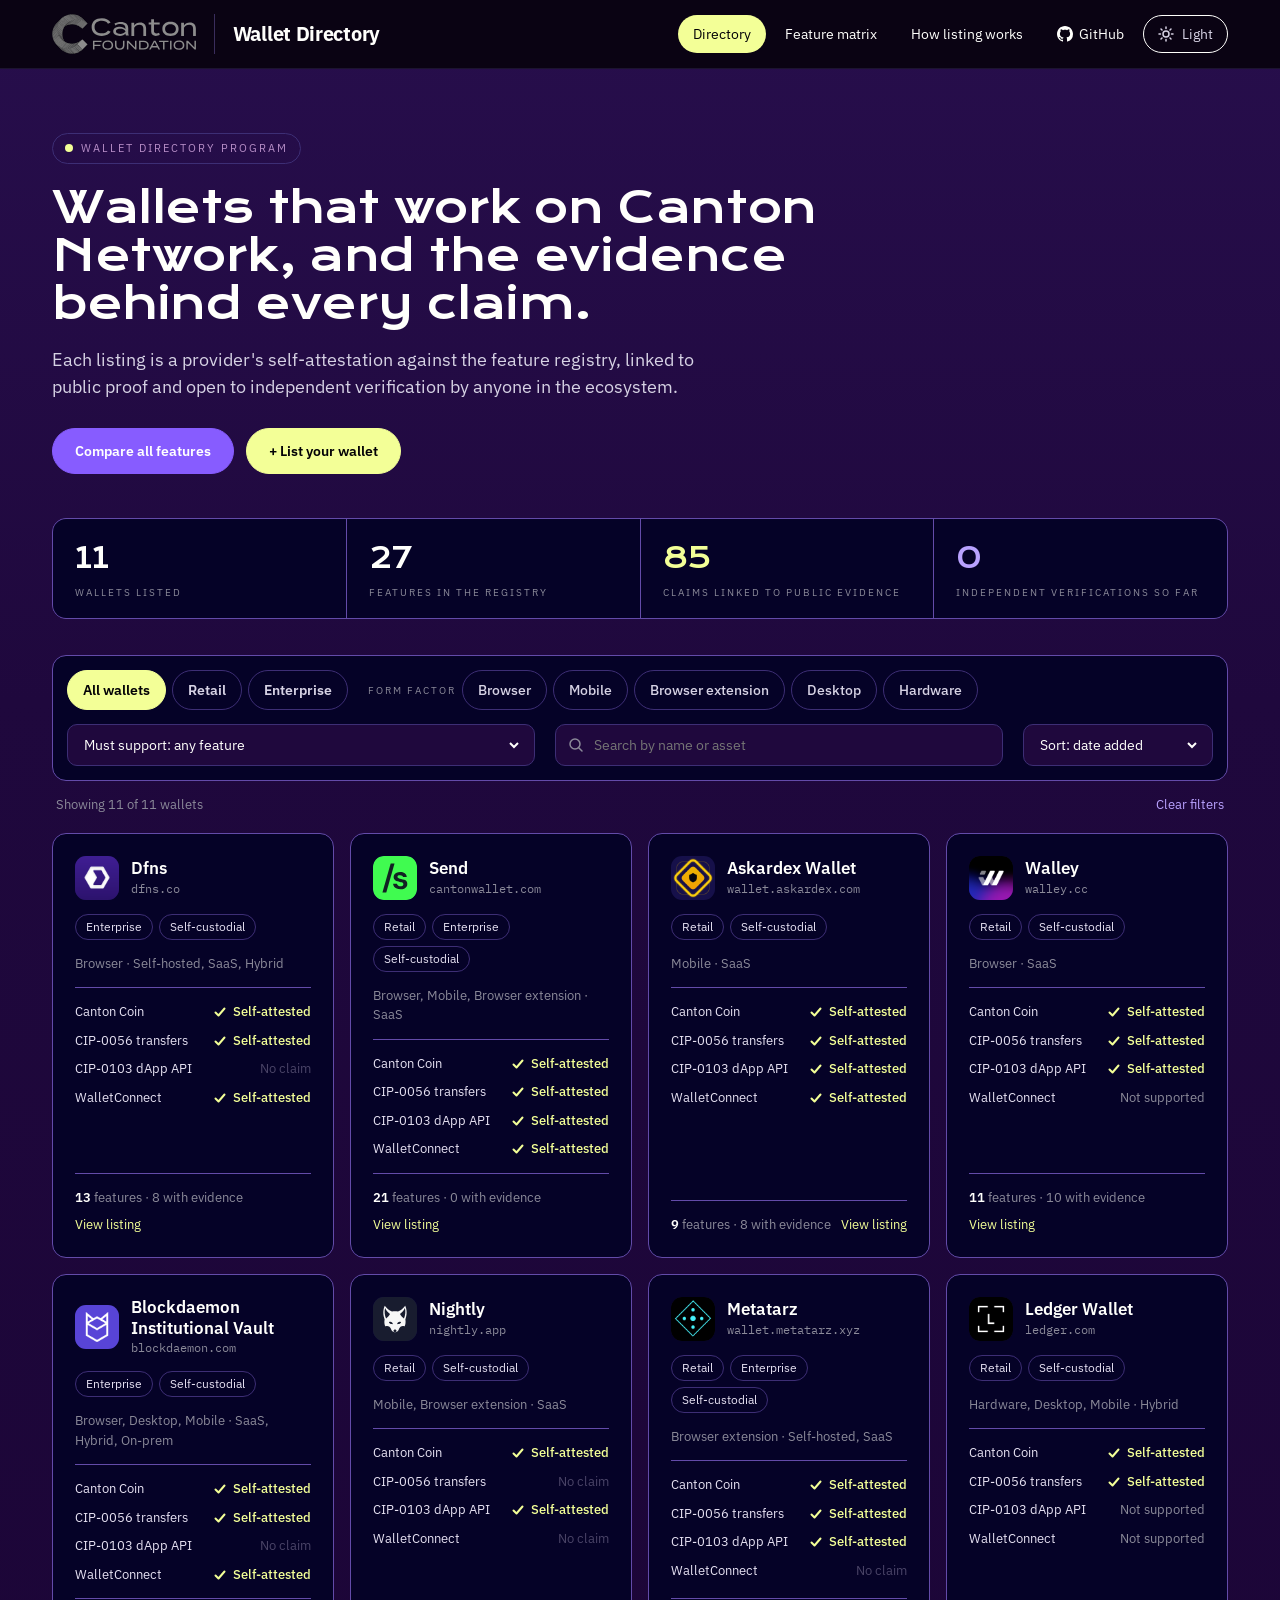
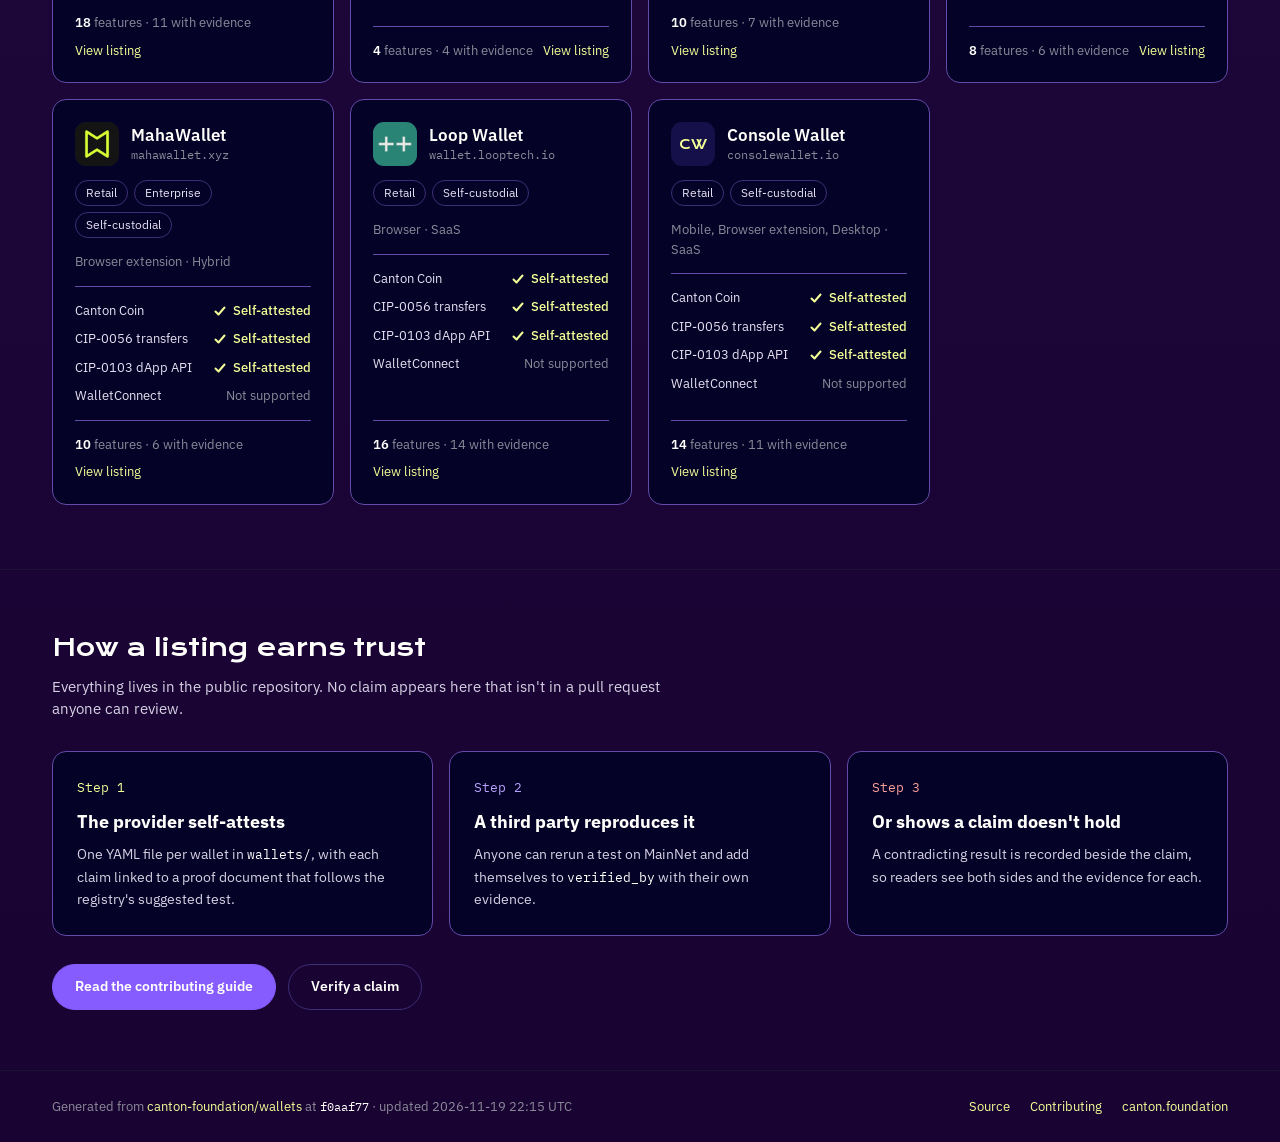
<file: index.html>
<!doctype html>
<html lang="en">
<head>
  <meta charset="utf-8">
  <meta name="viewport" content="width=device-width, initial-scale=1">
  <title>Canton Wallet Directory</title>
  <meta name="description" content="Canton Network wallet providers, the features they support, and the public evidence behind each claim.">
  <meta name="theme-color" content="#090410" media="(prefers-color-scheme: dark)">
  <meta name="theme-color" content="#fdfcfc" media="(prefers-color-scheme: light)">
  <!-- Canton "C" favicon, same file as sv-cal.canton.foundation -->
  <link rel="icon" type="image/png" href="assets/favicon.png">
  <link rel="apple-touch-icon" href="assets/favicon.png">
  <!-- IBM Plex Sans (Canton body font), IBM Plex Mono, and Krona One for wide display headings -->
  <link rel="preconnect" href="https://fonts.googleapis.com">
  <link rel="preconnect" href="https://fonts.gstatic.com" crossorigin>
  <link href="https://fonts.googleapis.com/css2?family=IBM+Plex+Sans:wght@300;400;500;600;700&family=IBM+Plex+Mono:wght@400;500&family=Krona+One&display=swap" rel="stylesheet">
  <!-- Apply the saved theme before the page paints (dark is the default) -->
  <script>
    try { if (localStorage.getItem("wallets-theme") === "light") document.documentElement.dataset.theme = "light"; } catch (e) {}
  </script>
  <!-- Bump ?v= when styles.css or app.js change, to bust browser caches -->
  <link rel="stylesheet" href="assets/styles.css?v=9">
</head>
<body data-page="directory">
  <a class="skip" href="#main">Skip to content</a>
  <!-- Header and footer are drawn by app.js so all pages share one nav -->
  <header class="site-header" id="site-header"></header>
  <main id="main"><div class="wrap state-msg">Loading wallet data…</div></main>
  <footer class="site-footer" id="site-footer"></footer>
  <noscript><div class="wrap state-msg">This site needs JavaScript. The same data is in <a href="https://github.com/canton-foundation/wallets/blob/main/WALLET_DIRECTORY.md">WALLET_DIRECTORY.md</a>.</div></noscript>
  <script src="assets/app.js?v=9"></script>
</body>
</html>
</file>
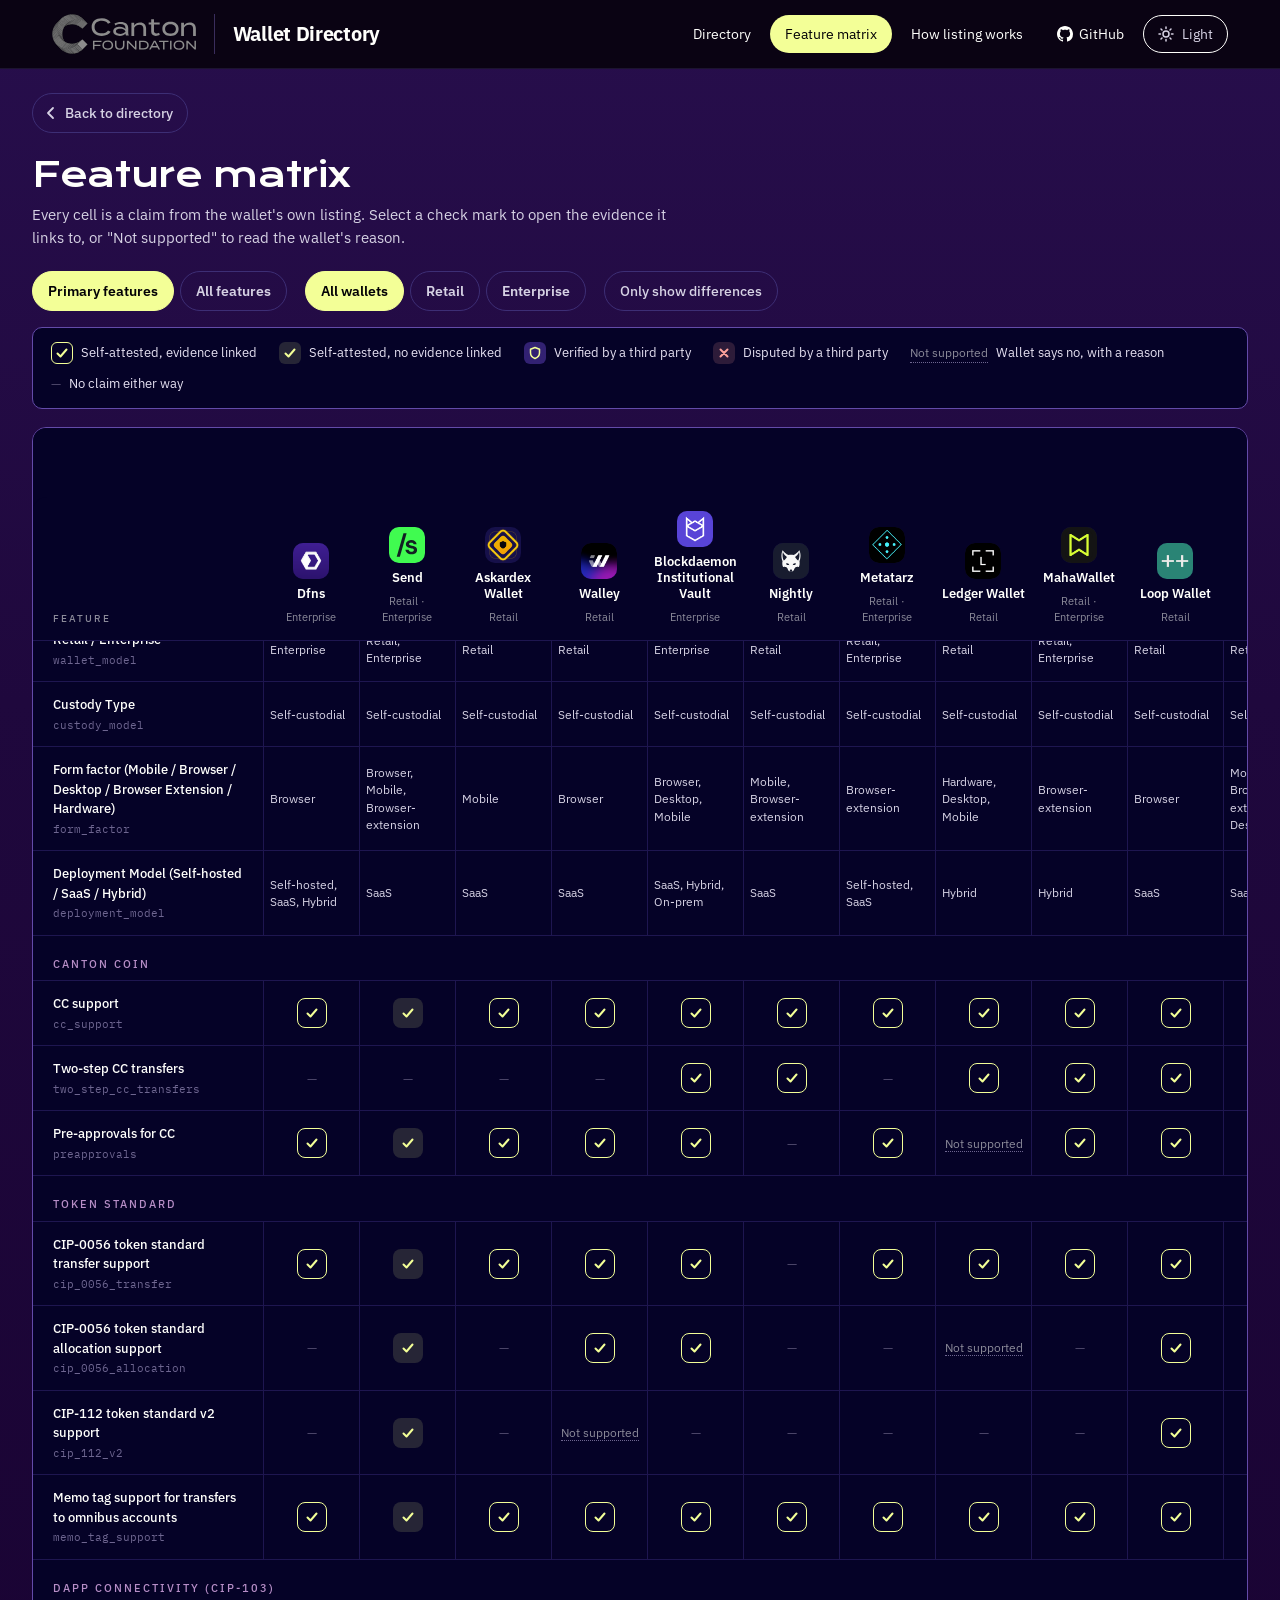
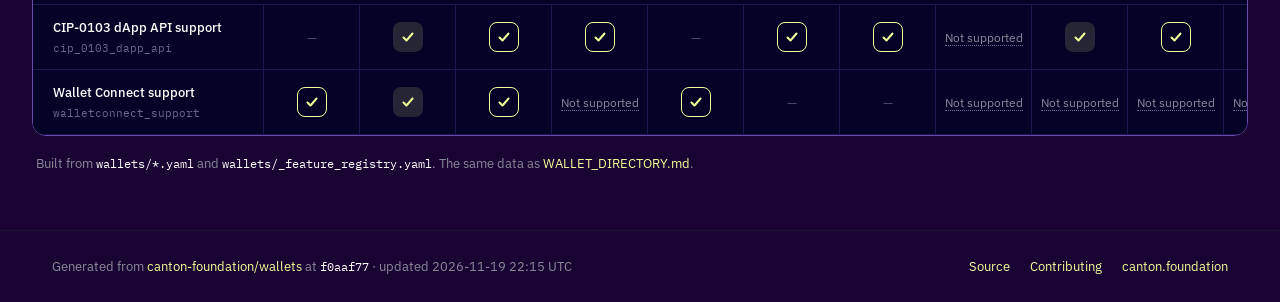
<file: matrix.html>
<!doctype html>
<html lang="en">
<head>
  <meta charset="utf-8">
  <meta name="viewport" content="width=device-width, initial-scale=1">
  <title>Feature matrix — Canton Wallet Directory</title>
  <meta name="description" content="Compare every Canton Network wallet feature side by side.">
  <meta name="theme-color" content="#090410" media="(prefers-color-scheme: dark)">
  <meta name="theme-color" content="#fdfcfc" media="(prefers-color-scheme: light)">
  <!-- Canton "C" favicon, same file as sv-cal.canton.foundation -->
  <link rel="icon" type="image/png" href="assets/favicon.png">
  <link rel="apple-touch-icon" href="assets/favicon.png">
  <!-- IBM Plex Sans (Canton body font), IBM Plex Mono, and Krona One for wide display headings -->
  <link rel="preconnect" href="https://fonts.googleapis.com">
  <link rel="preconnect" href="https://fonts.gstatic.com" crossorigin>
  <link href="https://fonts.googleapis.com/css2?family=IBM+Plex+Sans:wght@300;400;500;600;700&family=IBM+Plex+Mono:wght@400;500&family=Krona+One&display=swap" rel="stylesheet">
  <!-- Apply the saved theme before the page paints (dark is the default) -->
  <script>
    try { if (localStorage.getItem("wallets-theme") === "light") document.documentElement.dataset.theme = "light"; } catch (e) {}
  </script>
  <!-- Bump ?v= when styles.css or app.js change, to bust browser caches -->
  <link rel="stylesheet" href="assets/styles.css?v=9">
</head>
<body data-page="matrix">
  <a class="skip" href="#main">Skip to content</a>
  <!-- Header and footer are drawn by app.js so all pages share one nav -->
  <header class="site-header" id="site-header"></header>
  <main id="main"><div class="wrap state-msg">Loading wallet data…</div></main>
  <footer class="site-footer" id="site-footer"></footer>
  <noscript><div class="wrap state-msg">This site needs JavaScript. The same data is in <a href="https://github.com/canton-foundation/wallets/blob/main/WALLET_DIRECTORY.md">WALLET_DIRECTORY.md</a>.</div></noscript>
  <script src="assets/app.js?v=9"></script>
</body>
</html>
</file>
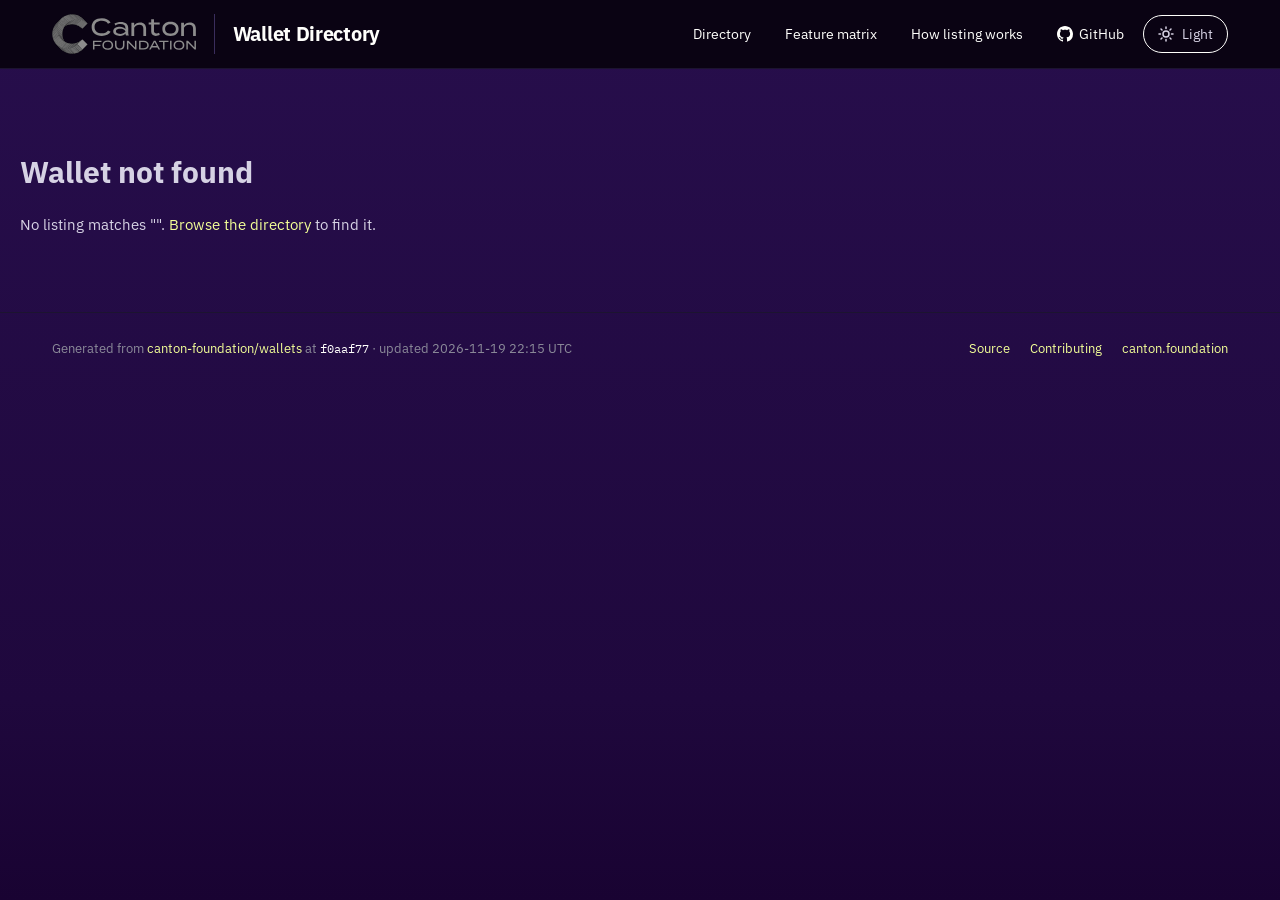
<file: wallet.html>
<!doctype html>
<html lang="en">
<head>
  <meta charset="utf-8">
  <meta name="viewport" content="width=device-width, initial-scale=1">
  <title>Wallet — Canton Wallet Directory</title>
  <meta name="description" content="A Canton Network wallet's listing, claims and evidence.">
  <meta name="theme-color" content="#090410" media="(prefers-color-scheme: dark)">
  <meta name="theme-color" content="#fdfcfc" media="(prefers-color-scheme: light)">
  <!-- Canton "C" favicon, same file as sv-cal.canton.foundation -->
  <link rel="icon" type="image/png" href="assets/favicon.png">
  <link rel="apple-touch-icon" href="assets/favicon.png">
  <!-- IBM Plex Sans (Canton body font), IBM Plex Mono, and Krona One for wide display headings -->
  <link rel="preconnect" href="https://fonts.googleapis.com">
  <link rel="preconnect" href="https://fonts.gstatic.com" crossorigin>
  <link href="https://fonts.googleapis.com/css2?family=IBM+Plex+Sans:wght@300;400;500;600;700&family=IBM+Plex+Mono:wght@400;500&family=Krona+One&display=swap" rel="stylesheet">
  <!-- Apply the saved theme before the page paints (dark is the default) -->
  <script>
    try { if (localStorage.getItem("wallets-theme") === "light") document.documentElement.dataset.theme = "light"; } catch (e) {}
  </script>
  <!-- Bump ?v= when styles.css or app.js change, to bust browser caches -->
  <link rel="stylesheet" href="assets/styles.css?v=9">
</head>
<body data-page="wallet">
  <a class="skip" href="#main">Skip to content</a>
  <!-- Header and footer are drawn by app.js so all pages share one nav -->
  <header class="site-header" id="site-header"></header>
  <main id="main"><div class="wrap state-msg">Loading wallet data…</div></main>
  <footer class="site-footer" id="site-footer"></footer>
  <noscript><div class="wrap state-msg">This site needs JavaScript. The same data is in <a href="https://github.com/canton-foundation/wallets/blob/main/WALLET_DIRECTORY.md">WALLET_DIRECTORY.md</a>.</div></noscript>
  <script src="assets/app.js?v=9"></script>
</body>
</html>
</file>
<file: assets/styles.css>
/* ==========================================================================
   wallets.canton.foundation — shared styles
   Canton theme matching the Internal Hub: light + dark, Canton Purple,
   Canton Yellow accents, IBM Plex Sans body, wide display headings.
   ========================================================================== */

/* ---- Design tokens: change colours/spacing here, not in rules below ---- */
:root {
  /* Dark theme (default) — colours taken from the Canton Internal Hub */
  --bg: #1f083d;            /* page background (under the wash) */
  --page-wash: linear-gradient(180deg, #270e4c 0, #1f083d 700px, #190332 100%);
  --bg-raised: #050227;     /* cards, toolbars, table header */
  --bg-sunken: #050227;     /* table body */
  --line: #634BA9;          /* card + panel borders (Canton purple stroke) */
  --line-soft: #1e1650;     /* row dividers inside cards and tables */
  --line-strong: #3d2e75;   /* chips, outlined buttons, inputs */
  --header-line: #1c1430;   /* header/footer rule, quieter than card borders */

  --text: #fffffc;          /* Canton White */
  --text-2: #d6d2e4;        /* secondary text */
  --muted: #8b8a99;         /* captions */
  --faint: #4a4467;

  --purple: #875CFF;        /* Canton Purple: primary buttons */
  --purple-text: #b9a2ff;   /* purple as text (focus ring) */
  --purple-tint: #16104a;   /* wallet monogram tile */
  --yellow: #F3FF97;        /* Canton Yellow: active nav, selected chips */
  --link: #F3FF97;          /* links: yellow on dark, like the Hub */
  --eyebrow: #b78ec7;       /* small uppercase section labels */

  /* Status colours: yellow in dark mode, purple in light (the Hub's accent swap) */
  --green: #F3FF97;         /* "attested" check colour (name kept for history) */
  --green-tint: rgba(243, 255, 151, 0.14);
  --green-edge: #F3FF97;    /* outline of the "evidence linked" check */
  --orange: #fda29b;        /* disputed */
  --orange-tint: rgba(253, 162, 155, 0.16);
  --shield-tint: rgba(135, 92, 255, 0.35);   /* verified */
  --mono-text: #F3FF97;     /* monogram + verified icon */

  --chip-text: #e6e1f2;
  --id-text: #6e6690;       /* feature ids under names */
  --nil: #4a4467;           /* "no claim" dash */
  --link-hover: #fbffd0;
  --purple-hover: #7449f5;
  --hover-border: #875CFF;
  --intro-border: #3d2e75;
  --pending-border: #3d2e75;
  --section-bg: #0b0636;    /* "Primary / Other features" rows */
  --row-hover: #0b0636;
  --accent-border: #634BA9; /* "Tested this wallet yourself?" panel */
  --accent-bg: #0b0636;
  --header-bg: rgba(9, 4, 16, 0.94);
  --divider: #3a2d5c;
  color-scheme: dark;       /* native scrollbars, selects */

  --radius-s: 8px;
  --radius-m: 10px;
  --radius-l: 14px;         /* cards, like the Hub */
  --max: 1240px;
  --font: "IBM Plex Sans", system-ui, -apple-system, "Segoe UI", sans-serif;
  --display: "Krona One", "IBM Plex Sans", sans-serif;   /* wide headings + big numbers */
  --mono: "IBM Plex Mono", ui-monospace, SFMono-Regular, Menlo, monospace;
}

/* ---- Base ---- */
*, *::before, *::after { box-sizing: border-box; }
html { -webkit-text-size-adjust: 100%; }
body {
  margin: 0;
  background: var(--bg);
  background-image: var(--page-wash);
  background-repeat: no-repeat;
  min-height: 100vh;
  color: var(--text);
  font-family: var(--font);
  font-size: 15px;
  line-height: 1.5;
}
a { color: var(--link); text-decoration: none; }
a:hover { color: var(--link-hover); text-decoration: underline; }
:focus-visible { outline: 2px solid var(--purple-text); outline-offset: 2px; border-radius: 4px; }
code { font-family: var(--mono); font-size: 0.9em; color: var(--text); }
.wrap { max-width: var(--max); margin: 0 auto; padding: 0 32px; }
.wrap--wide { max-width: 1360px; }
.sr-only { position: absolute; width: 1px; height: 1px; overflow: hidden; clip: rect(0 0 0 0); white-space: nowrap; }
@media (max-width: 640px) { .wrap { padding: 0 18px; } }

/* ---- Header / nav ---- */
.site-header { border-bottom: 1px solid var(--header-line); background: var(--header-bg); position: sticky; top: 0; z-index: 20; backdrop-filter: blur(8px); }
.site-header .wrap { display: flex; flex-wrap: wrap; align-items: center; justify-content: space-between; gap: 12px; padding-top: 14px; padding-bottom: 14px; }
.brand { display: flex; align-items: center; gap: 12px; color: var(--text); }
.brand:hover { color: var(--text); text-decoration: none; }
/* Logo | divider | title, same arrangement as the SV Calendar header */
.brand { gap: 18px; min-width: 0; }
.brand-logo { height: 40px; width: auto; display: block; flex: 0 0 auto; }
.brand-divider { width: 1px; align-self: stretch; min-height: 36px; background: var(--divider); flex: 0 0 auto; }
.brand-title { font-size: 20px; font-weight: 700; letter-spacing: -0.3px; white-space: nowrap; }
@media (max-width: 640px) {
  .brand-logo { height: 32px; }
  .brand-divider { display: none; }
  .brand-title { font-size: 16px; }
}
.nav { display: flex; flex-wrap: wrap; gap: 4px; font-size: 14px; }
.nav a { display: inline-flex; align-items: center; gap: 6px; min-height: 38px; padding: 0 15px; border-radius: 999px; color: var(--text); }
.nav a:hover { background: var(--line-soft); color: var(--text); text-decoration: none; }
.nav a[aria-current="page"], .nav a[aria-current="page"]:hover { background: var(--yellow); color: #030206; }

/* ---- Buttons & chips ---- */
.btn { display: inline-flex; align-items: center; justify-content: center; gap: 8px; min-height: 46px; padding: 0 22px; border-radius: 999px; border: 1px solid var(--line-strong); background: transparent; color: var(--text); font: inherit; font-size: 14px; font-weight: 600; cursor: pointer; }
.btn:hover { border-color: var(--hover-border); text-decoration: none; color: var(--text); }
.btn--primary { background: var(--purple); border-color: var(--purple); color: #fff; }
.btn--primary:hover { background: var(--purple-hover); color: #fff; }
.btn--accent { background: var(--yellow); border-color: var(--yellow); color: #030206; }
.btn--accent:hover { background: #e9f57f; border-color: #e9f57f; color: #030206; }
.seg { display: inline-flex; flex-wrap: wrap; gap: 6px; }
.seg button, .chip {
  min-height: 40px; padding: 0 15px; border-radius: 999px; border: 1px solid var(--line-strong);
  background: transparent; color: var(--text-2); font: inherit; font-size: 14px; font-weight: 600; cursor: pointer;
}
.chip { border-radius: 999px; font-weight: 500; }
.seg button[aria-pressed="true"], .chip[aria-pressed="true"] { background: var(--yellow); border-color: var(--yellow); color: #030206; }
.tag { display: inline-block; padding: 3px 10px; border-radius: 999px; border: 1px solid var(--line-strong); color: var(--chip-text); font-size: 12px; }

/* ---- Form fields ---- */
.field { min-width: 0; max-width: 100%; display: flex; align-items: center; gap: 8px; min-height: 42px; padding: 0 12px; border: 1px solid var(--line-strong); border-radius: 10px; color: var(--muted); background: var(--bg); }
.field input, .field select { flex: 1; min-width: 0; width: 100%; text-overflow: ellipsis; background: transparent; border: 0; color: var(--text); font: inherit; font-size: 14px; outline: none; }
.field select option { background: var(--bg-raised); }
.field:focus-within { border-color: var(--purple-text); }
.field-label { font-size: 10px; letter-spacing: 2px; text-transform: uppercase; color: var(--muted); }

/* ---- Hero ---- */
.hero { padding: 64px 0 36px; }
.hero h1 { margin: 0 0 18px; font-family: var(--display); font-weight: 400; font-size: clamp(28px, 4vw, 42px); line-height: 1.15; letter-spacing: -0.01em; max-width: 860px; }
.hero p { margin: 0; font-size: 18px; color: var(--text-2); max-width: 680px; }
.hero-actions { display: flex; flex-wrap: wrap; gap: 12px; margin-top: 28px; }
.pill-intro { display: inline-flex; align-items: center; gap: 8px; padding: 6px 12px; margin-bottom: 20px; border: 1px solid var(--intro-border); border-radius: 999px; font-size: 11px; letter-spacing: 2px; text-transform: uppercase; color: var(--eyebrow); }
.dot { width: 8px; height: 8px; border-radius: 50%; background: var(--yellow); }

/* Stats strip: one bordered band split by 1px gaps */
.stats { display: grid; grid-template-columns: repeat(auto-fit, minmax(190px, 1fr)); gap: 1px; margin-top: 44px; background: var(--line); border: 1px solid var(--line); border-radius: 14px; overflow: hidden; }
.stat { background: var(--bg-raised); padding: 18px 22px; }
.stat b { display: block; font-family: var(--display); font-weight: 400; font-size: 28px; }
.stat span { display: block; margin-top: 6px; font-size: 10px; letter-spacing: 2px; text-transform: uppercase; color: var(--muted); }
.stat .is-green { color: var(--green); }
.stat .is-purple { color: var(--purple-text); }

/* ---- Directory toolbar ---- */
.toolbar { display: flex; flex-wrap: wrap; align-items: center; gap: 14px 20px; padding: 14px; border: 1px solid var(--line); border-radius: 14px; background: var(--bg-raised); }
.toolbar-group { display: flex; flex-wrap: wrap; align-items: center; gap: 6px; }
.toolbar .field { flex: 1 1 220px; }
.result-line { display: flex; flex-wrap: wrap; justify-content: space-between; gap: 8px; margin: 14px 4px 18px; font-size: 13px; color: var(--muted); }
.linkish { background: none; border: 0; padding: 0; color: var(--purple-text); font: inherit; cursor: pointer; }
.linkish:hover { text-decoration: underline; }

/* ---- Wallet cards ---- */
.cards { display: grid; grid-template-columns: repeat(auto-fill, minmax(270px, 1fr)); gap: 16px; padding-bottom: 64px; }
.card { display: flex; flex-direction: column; gap: 14px; padding: 22px; border: 1px solid var(--line); border-radius: var(--radius-l); background: var(--bg-raised); }
.card:hover { border-color: var(--hover-border); }
.card-head { display: flex; align-items: center; gap: 12px; }
.mono-tile { flex: none; width: 44px; height: 44px; border-radius: 11px; background: var(--purple-tint); color: var(--mono-text); display: flex; align-items: center; justify-content: center; font-family: var(--display); font-size: 13px; }
/* Wallet logos in the tile (LOGOS in app.js): marks sit inset; "fill" logos
   are app icons clipped to the tile's corners; on-dark/on-light swap by theme */
.mono-tile img { display: block; width: 62%; height: 62%; object-fit: contain; }
.mono-tile--fill { overflow: hidden; }
.mono-tile--fill img { width: 100%; height: 100%; }
.mono-tile .on-light, :root[data-theme="light"] .mono-tile .on-dark { display: none; }
:root[data-theme="light"] .mono-tile .on-light { display: block; }
.card h2 { margin: 0; font-size: 17px; font-weight: 600; line-height: 1.25; }
.card h2 a { color: var(--text); }
.domain { font-size: 12px; color: var(--muted); font-family: var(--mono); overflow-wrap: anywhere; }
.tags { display: flex; flex-wrap: wrap; gap: 6px; }
.form-line { font-size: 13px; color: var(--muted); }
.keylist { list-style: none; margin: 0; padding: 14px 0 0; border-top: 1px solid var(--line); display: flex; flex-direction: column; gap: 9px; font-size: 13px; }
.keylist li { display: flex; justify-content: space-between; align-items: center; gap: 8px; color: var(--chip-text); }
.card-foot { margin-top: auto; display: flex; flex-wrap: wrap; align-items: center; justify-content: space-between; gap: 8px; padding-top: 14px; border-top: 1px solid var(--line); font-size: 13px; color: var(--muted); }
.card-foot strong { color: var(--text); font-weight: 600; }
.empty { grid-column: 1 / -1; padding: 40px; border: 1px dashed var(--line-strong); border-radius: var(--radius-l); text-align: center; color: var(--text-2); }

/* Small inline status words used on cards */
.st-yes { display: inline-flex; align-items: center; gap: 6px; color: var(--green); font-weight: 500; }
.st-no { color: var(--muted); }
.st-verified { display: inline-flex; align-items: center; gap: 6px; color: var(--mono-text); font-weight: 500; }
.st-none { color: var(--faint); }

/* ---- "How it works" band ---- */
.band { border-top: 1px solid var(--header-line); background: transparent; padding: 60px 0; }
.band h2 { margin: 0 0 10px; font-family: var(--display); font-weight: 400; font-size: 24px; letter-spacing: -0.01em; }
.band > .wrap > p { margin: 0 0 30px; color: var(--text-2); max-width: 640px; }
.steps { display: grid; grid-template-columns: repeat(auto-fit, minmax(250px, 1fr)); gap: 16px; list-style: none; margin: 0; padding: 0; }
.steps li { padding: 24px; border: 1px solid var(--line); border-radius: var(--radius-l); background: var(--bg-raised); }
.steps .step-n { font-family: var(--mono); font-size: 13px; }
.steps h3 { margin: 10px 0 8px; font-size: 18px; }
.steps p { margin: 0; color: var(--text-2); font-size: 14px; line-height: 1.6; }

/* ---- Page header (matrix / profile) ---- */
.page-head { padding: 22px 0 22px; display: flex; flex-wrap: wrap; align-items: flex-end; justify-content: space-between; gap: 20px; }
.page-head h1 { margin: 0 0 10px; font-family: var(--display); font-weight: 400; font-size: clamp(26px, 3.4vw, 34px); letter-spacing: -0.01em; line-height: 1.15; }
.page-head p { margin: 0; color: var(--text-2); max-width: 640px; }

/* ---- Legend ---- */
.legend { display: flex; flex-wrap: wrap; gap: 10px 22px; padding: 14px 18px; margin-bottom: 18px; border: 1px solid var(--line); border-radius: var(--radius-m); background: var(--bg-raised); font-size: 13px; color: var(--chip-text); }
.legend span { display: inline-flex; align-items: center; gap: 8px; }

/* ---- Status badges (matrix cells + legend) ---- */
.badge { width: 30px; height: 30px; border-radius: var(--radius-s); display: inline-flex; align-items: center; justify-content: center; }
.badge--sm { width: 22px; height: 22px; border-radius: 6px; }
.badge--proof { border: 1.5px solid var(--green-edge); color: var(--green); }     /* evidence linked: the stronger mark */
.badge--attested { background: var(--green-tint); color: var(--green); }         /* claim only: quieter */
.badge--verified { background: var(--shield-tint); color: var(--mono-text); }
.badge--disputed { background: var(--orange-tint); color: var(--orange); }
a.badge:hover { filter: brightness(1.3); text-decoration: none; }
.cell-stack { display: inline-flex; gap: 4px; align-items: center; justify-content: center; flex-wrap: wrap; }
.unsup { white-space: nowrap; font-size: 12px; color: var(--muted); border-bottom: 1px dotted var(--id-text); }
.unsup:hover, .unsup:focus-visible { color: var(--text); text-decoration: none; border-bottom-style: solid; }
.reason-tip { position: fixed; z-index: 60; max-width: 300px; padding: 12px 14px; border-radius: var(--radius-m); background: var(--bg-raised); border: 1px solid var(--line-strong); box-shadow: 0 10px 30px rgba(0, 0, 0, 0.35); font-size: 13px; line-height: 1.5; color: var(--text-2); pointer-events: none; }
.reason-tip strong { display: block; margin-bottom: 4px; color: var(--text); font-weight: 600; }
.reason-tip span { display: block; margin-top: 8px; font-size: 12px; color: var(--purple-text); }
.nil { color: var(--nil); }

/* ---- Matrix table ---- */
.matrix-controls { display: flex; flex-wrap: wrap; gap: 10px 18px; align-items: center; margin-bottom: 16px; }
/* position: relative keeps the hidden screen-reader text inside the box,
   so it can't stretch the page sideways on phones */
.table-box { position: relative; border: 1px solid var(--line); border-radius: var(--radius-l); background: var(--bg-sunken); margin-bottom: 18px; }
/* Narrow screens only: scroll sideways inside the box (height still grows with the table). */
.table-box.is-scroll { overflow-x: auto; }
/* Round the header's top corners now that the box no longer clips them. */
.matrix thead th:first-child { border-top-left-radius: var(--radius-l); }
.matrix thead th:last-child { border-top-right-radius: var(--radius-l); }
.matrix { width: 100%; border-collapse: separate; border-spacing: 0; font-size: 13px; }
.matrix th, .matrix td { border-bottom: 1px solid var(--line-soft); }
.matrix thead th { position: sticky; top: var(--header-h, 0px); z-index: 3; background: var(--bg-raised); padding: 14px 6px; border-bottom: 1px solid var(--line-soft); vertical-align: bottom; min-width: 96px; }
.matrix thead th.feat-col { left: 0; z-index: 4; text-align: left; padding-left: 20px; min-width: 230px; color: var(--muted); font-size: 10px; letter-spacing: 2px; text-transform: uppercase; font-weight: 500; }
.matrix .wallet-head { display: flex; flex-direction: column; align-items: center; gap: 7px; color: var(--text); text-align: center; }
.matrix .wallet-head:hover { text-decoration: none; }
.matrix .wallet-head .mono-tile { width: 36px; height: 36px; font-size: 13px; border-radius: 10px; }
.matrix .wallet-head b { font-size: 13px; line-height: 1.25; font-weight: 600; }
.matrix .wallet-head small { font-size: 11px; color: var(--muted); font-weight: 400; }
.matrix tbody th[scope="row"] { position: sticky; left: 0; z-index: 2; background: var(--bg-sunken); text-align: left; font-weight: 500; padding: 13px 20px; min-width: 230px; max-width: 280px; }
.matrix .feat-id { font-family: var(--mono); font-size: 11px; color: var(--id-text); margin-top: 2px; font-weight: 400; }
.matrix td { text-align: center; padding: 9px 6px; border-left: 1px solid var(--line-soft); }
.matrix td.text-cell { text-align: left; font-size: 12px; color: var(--text-2); line-height: 1.45; min-width: 96px; overflow-wrap: anywhere; }
.matrix .cat-row th { position: sticky; left: 0; background: var(--bg-sunken); text-align: left; padding: 20px 20px 8px; font-size: 11px; letter-spacing: 2px; text-transform: uppercase; font-weight: 500; color: var(--eyebrow); border-bottom: 1px solid var(--line-soft); }
.matrix .section-row th { background: var(--section-bg); text-align: left; padding: 14px 20px; font-size: 15px; font-weight: 700; border-bottom: 1px solid var(--line); position: sticky; left: 0; }
.matrix tbody tr:hover td, .matrix tbody tr:hover th[scope="row"] { background: var(--row-hover); }
.note { font-size: 13px; color: var(--muted); margin: 0 4px 56px; }

/* ---- Profile ---- */
/* "Back to directory" link at the top-left of the matrix and wallet pages */
.back-link { display: inline-flex; align-items: center; gap: 6px; margin-top: 24px; min-height: 40px; padding: 0 14px 0 10px; border: 1px solid var(--line-strong); border-radius: 999px; color: var(--text-2); font-size: 14px; font-weight: 500; }
.back-link:hover { color: var(--text); border-color: var(--hover-border); text-decoration: none; }
.profile-head { display: flex; flex-wrap: wrap; align-items: flex-start; justify-content: space-between; gap: 22px; margin-top: 22px; }
.profile-id { display: flex; gap: 18px; align-items: center; }
.profile-id .mono-tile { width: 68px; height: 68px; border-radius: 18px; font-size: 22px; }
.profile-id h1 { margin: 0; font-family: var(--display); font-weight: 400; font-size: clamp(26px, 3.4vw, 34px); letter-spacing: -0.01em; line-height: 1.15; }
.profile-meta { display: flex; flex-wrap: wrap; gap: 4px 16px; margin-top: 8px; font-size: 14px; color: var(--muted); }
.profile-tags { margin-top: 18px; }
.profile-stats { margin-top: 24px; display: grid; grid-template-columns: repeat(auto-fit, minmax(170px, 1fr)); gap: 12px; }
.profile-stats div { padding: 16px 20px; border: 1px solid var(--line); border-radius: 14px; background: var(--bg-raised); }
.profile-stats b { display: block; font-family: var(--display); font-weight: 400; font-size: 24px; }
.profile-stats span { display: block; margin-top: 6px; font-size: 10px; letter-spacing: 2px; text-transform: uppercase; color: var(--muted); }
.profile-body { display: flex; flex-wrap: wrap; gap: 30px; align-items: flex-start; padding: 36px 0 64px; }
.profile-main { flex: 999 1 560px; min-width: 0; display: flex; flex-direction: column; gap: 26px; }
.profile-side { flex: 1 1 300px; display: flex; flex-direction: column; gap: 16px; }
.group-title { margin: 0 0 10px; font-size: 11px; letter-spacing: 2px; text-transform: uppercase; font-weight: 500; color: var(--eyebrow); }
.feature-list { border: 1px solid var(--line); border-radius: 14px; background: var(--bg-raised); overflow: hidden; }
.feature-row { padding: 16px 20px; border-bottom: 1px solid var(--line-soft); display: flex; flex-direction: column; gap: 8px; }
.feature-row:last-child { border-bottom: 0; }
.feature-row { scroll-margin-top: calc(var(--header-h, 70px) + 16px); }
.feature-row.is-target { background: var(--row-hover); box-shadow: inset 3px 0 0 var(--purple); }
.feature-top { display: flex; flex-wrap: wrap; justify-content: space-between; align-items: center; gap: 10px; }
.feature-top .name { font-weight: 600; font-size: 15px; }
.feature-top .fid { font-family: var(--mono); font-size: 11px; color: var(--id-text); }
.pills { display: flex; flex-wrap: wrap; gap: 6px; }
.pill { display: inline-flex; align-items: center; gap: 6px; padding: 4px 10px; border-radius: 999px; font-size: 12px; font-weight: 600; }
.pill--proof, .pill--attested { background: var(--green-tint); color: var(--green); }
.pill--unsupported { background: var(--line-soft); color: var(--chip-text); }
.pill--none { color: var(--faint); font-weight: 500; }
.pill--pending { border: 1px dashed var(--pending-border); color: var(--muted); font-weight: 500; }
.pill--verified { background: var(--shield-tint); color: var(--mono-text); }
.pill--disputed { background: var(--orange-tint); color: var(--orange); }
.reason { margin: 0; font-size: 14px; color: var(--text-2); }
.text-val { margin: 0; font-size: 14px; color: var(--text); }
.row-links { display: flex; flex-wrap: wrap; gap: 6px 18px; font-size: 13px; }
details.test summary { cursor: pointer; color: var(--muted); font-size: 13px; }
details.test p { margin: 8px 0 0; font-size: 13px; color: var(--text-2); }
.panel { padding: 22px; border: 1px solid var(--line); border-radius: 14px; background: var(--bg-raised); }
.panel h2 { margin: 0 0 12px; font-size: 15px; }
.panel--accent { border-color: var(--accent-border); background: var(--accent-bg); }
.panel p { margin: 0 0 16px; font-size: 13px; color: var(--text-2); line-height: 1.6; }
.panel dl { margin: 0; display: flex; flex-direction: column; gap: 14px; font-size: 13px; }
.panel dt { color: var(--muted); margin-bottom: 3px; }
.panel dd { margin: 0; line-height: 1.55; }
.stack { display: flex; flex-direction: column; gap: 8px; }
.compare-form { display: flex; flex-direction: column; gap: 10px; }

/* ---- Footer ---- */
.site-footer { border-top: 1px solid var(--header-line); }
.site-footer .wrap { display: flex; flex-wrap: wrap; justify-content: space-between; gap: 12px; padding-top: 26px; padding-bottom: 26px; font-size: 13px; color: var(--muted); }
.site-footer nav { display: flex; gap: 20px; }

/* ---- Loading / error ---- */
.state-msg { padding: 60px 0; color: var(--text-2); }

@media (prefers-reduced-motion: reduce) { * { scroll-behavior: auto !important; transition: none !important; } }

/* Skip link: hidden until focused with the keyboard */
.skip { position: absolute; left: -9999px; top: 8px; z-index: 50; padding: 10px 14px; border-radius: 8px; background: var(--purple); color: #fff; }
.skip:focus { left: 8px; }

/* ---- Light theme ----------------------------------------------------------
   Turned on by <html data-theme="light"> (set by the header toggle and
   remembered in localStorage). Only tokens change; every rule above reads
   them, so nothing else needs a light-specific version.
   Text colours are picked to pass 4.5:1 on white.                          */
:root[data-theme="light"] {
  /* Light theme — colours taken from the Canton Internal Hub */
  --bg: #f2effb;
  --page-wash: linear-gradient(180deg, #ede7fb 0, #f2effb 700px, #f7f5fb 100%);
  --bg-raised: #ffffff;
  --bg-sunken: #ffffff;
  --line: #634BA9;
  --line-soft: #e6e0f5;
  --line-strong: #a193cb;
  --header-line: #e4def3;

  --text: #1b1340;
  --text-2: #3d355e;
  --muted: #6f6786;         /* 5:1 on white */
  --faint: #9b94b0;

  --purple: #875CFF;
  --purple-text: #6941c6;
  --purple-tint: #efe9fd;
  --yellow: #F3FF97;
  --link: #6941c6;
  --eyebrow: #a860c2;

  --green: #6941c6;
  --green-tint: #ece4ff;
  --green-edge: #6941c6;
  --orange: #b42318;
  --orange-tint: #fde7e5;
  --shield-tint: #875CFF;
  --mono-text: #6941c6;

  --chip-text: #1b1340;
  --id-text: #7d7692;
  --nil: #b3adc4;
  --link-hover: #4a26c0;
  --purple-hover: #7449f5;
  --hover-border: #6941c6;
  --intro-border: #a193cb;
  --pending-border: #a193cb;
  --section-bg: #f5f1fd;
  --row-hover: #f7f4ff;
  --accent-border: #634BA9;
  --accent-bg: #f5f1fd;
  --header-bg: rgba(253, 252, 252, 0.94);
  --divider: #d7cdf0;
  color-scheme: light;
}
/* In light mode the verified shield sits on solid purple, so draw it white. */
:root[data-theme="light"] .badge--verified, :root[data-theme="light"] .pill--verified { color: #ffffff; }

/* ---- Theme toggle button (in the header nav) ---- */
.theme-toggle { display: inline-flex; align-items: center; gap: 8px; min-height: 38px; padding: 0 14px; border-radius: 999px; border: 1px solid var(--text); background: transparent; color: var(--text-2); font: inherit; font-size: 14px; cursor: pointer; }
.theme-toggle:hover { color: var(--text); background: var(--line-soft); }
</file>
